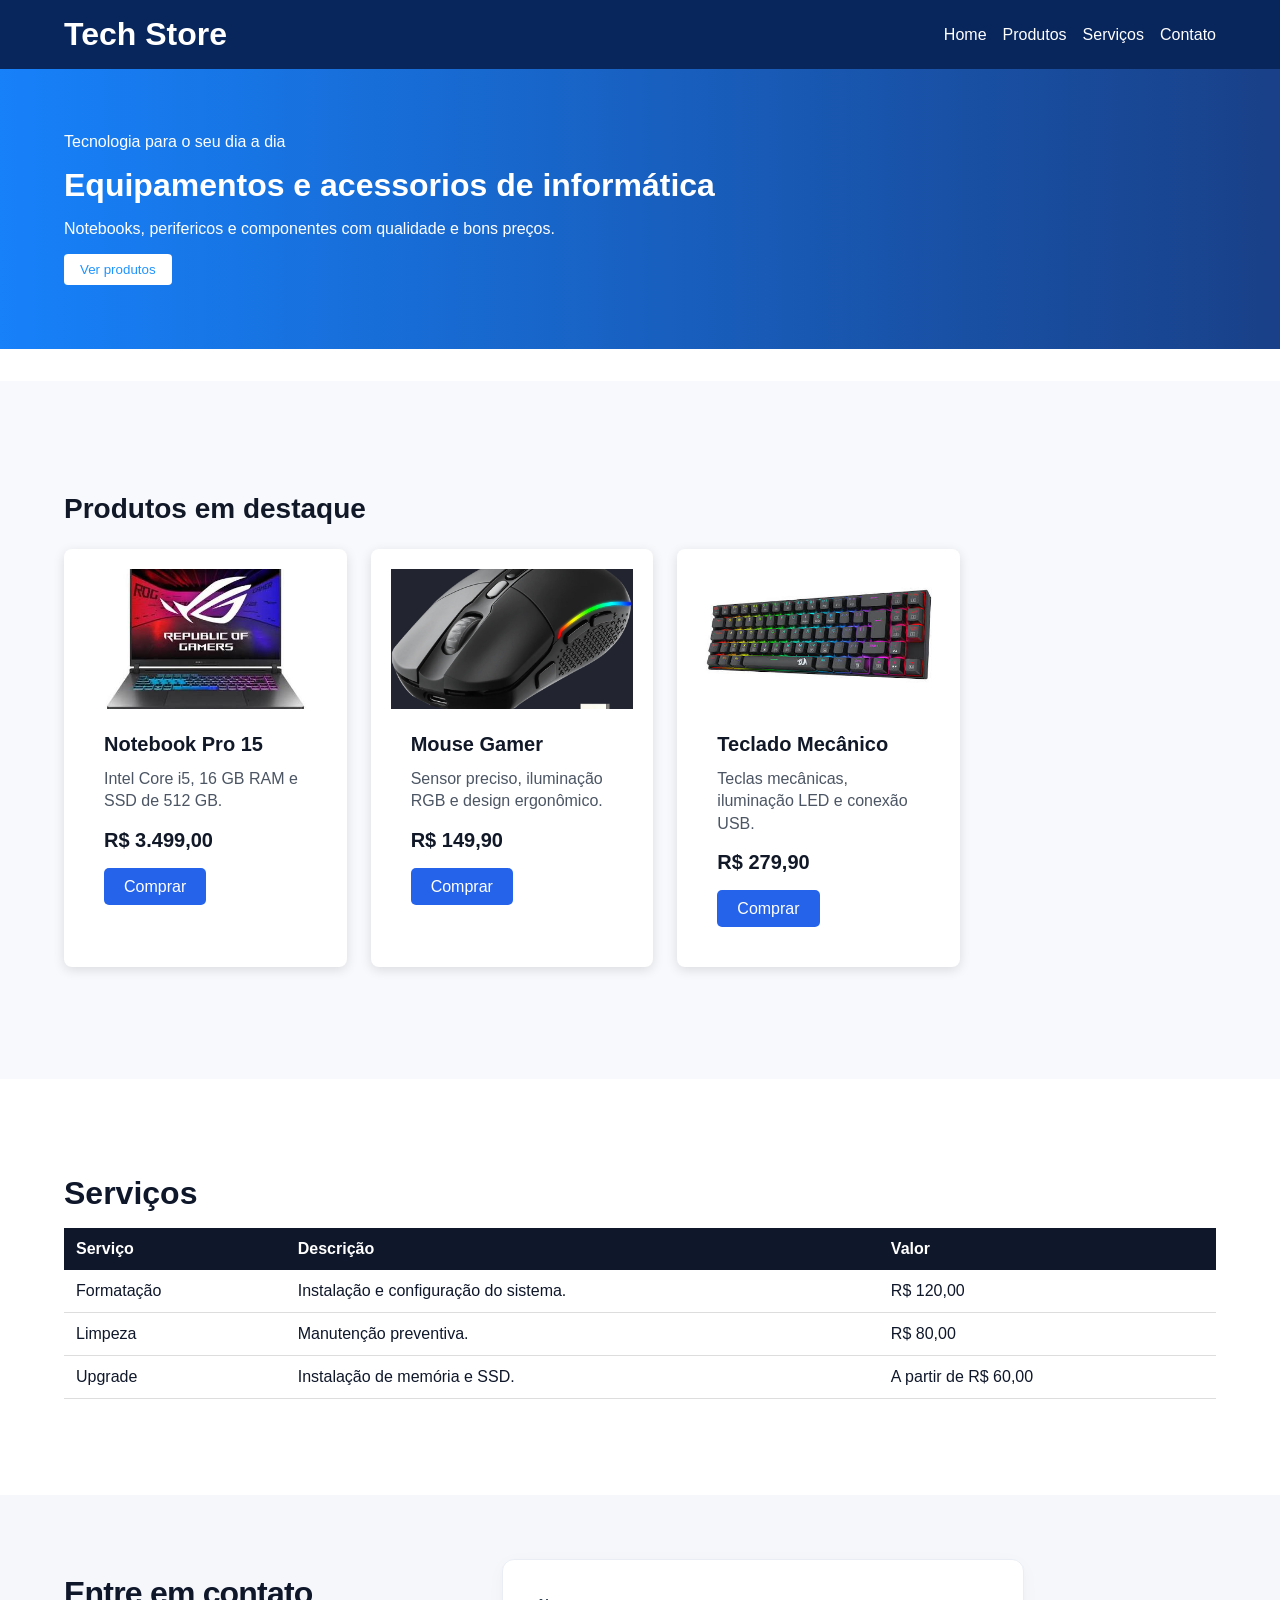
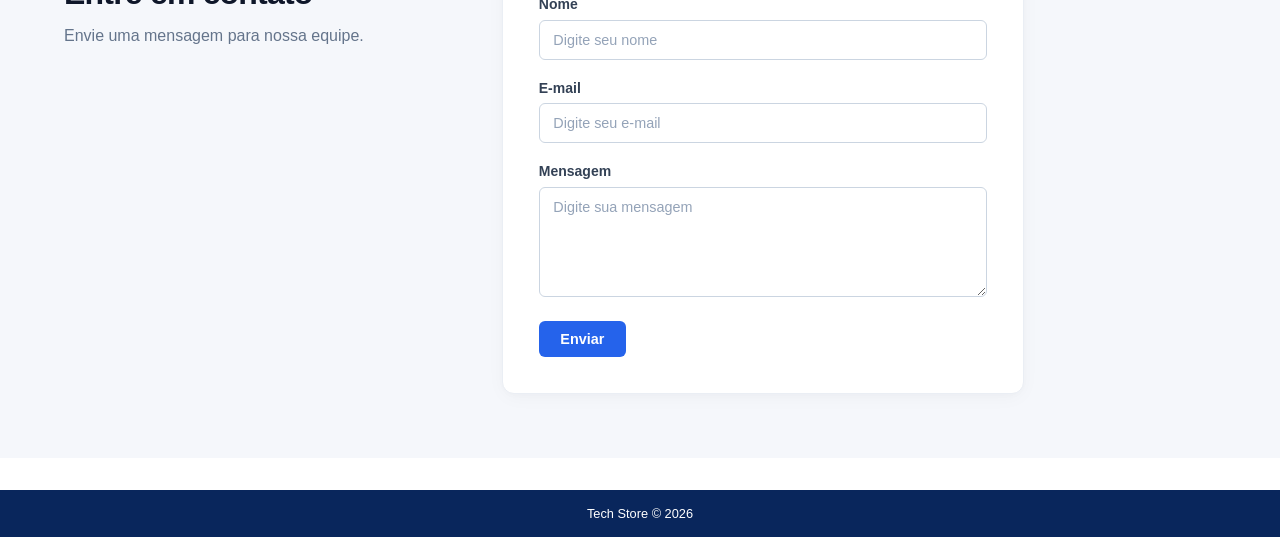
<file: index.html>
<!doctype html>
<html lang="PT-BR">
  <head>
    <meta charset="UTF-8" />
    <meta name="viewport" content="width=device-width, initial-scale=1.0" />
    <title>Tech Store</title>
    <link rel="stylesheet" href="style.css" />
  </head>

  <body>
    <header>
      <h1>Tech Store</h1>
      <nav>
        <ul>
          <li><a href="#">Home</a></li>
          <li><a href="#">Produtos</a></li>
          <li><a href="#">Serviços</a></li>
          <li><a href="#">Contato</a></li>
        </ul>
      </nav>
    </header>

    <main>
      <section class="equipamentos-tecnologia">
        <p>Tecnologia para o seu dia a dia</p>
        <h2>Equipamentos e acessorios de informática</h2>
        <p>Notebooks, perifericos e componentes com qualidade e bons preços.</p>
        <button>Ver produtos</button>
      </section>

      <section class="produtos-destaque">
        <div class="container">
          <h2>Produtos em destaque</h2>

          <div class="produtos-grid">
            <div class="produto-card">
              <img src="img/notebook-gamer.jpeg" alt="Notebook Pro 15" />

              <div class="produto-info">
                <h3>Notebook Pro 15</h3>
                <p>Intel Core i5, 16 GB RAM e SSD de 512 GB.</p>

                <span class="preco">R$ 3.499,00</span>

                <button>Comprar</button>
              </div>
            </div>

            <div class="produto-card">
              <img src="/img/mouse-gamer.jpg" alt="Mouse Gamer" />

              <div class="produto-info">
                <h3>Mouse Gamer</h3>
                <p>Sensor preciso, iluminação RGB e design ergonômico.</p>

                <span class="preco">R$ 149,90</span>

                <button>Comprar</button>
              </div>
            </div>

            <div class="produto-card">
              <img src="img/teclado-gamer.jpeg" alt="Teclado Mecânico" />

              <div class="produto-info">
                <h3>Teclado Mecânico</h3>
                <p>Teclas mecânicas, iluminação LED e conexão USB.</p>

                <span class="preco">R$ 279,90</span>

                <button>Comprar</button>
              </div>
            </div>
          </div>
        </div>
      </section>

      <section id="servicos">
        <h2 class="titulo-servicos">Serviços</h2>

        <table class="tabela-servicos">
          <thead>
            <tr>
              <th>Serviço</th>
              <th>Descrição</th>
              <th>Valor</th>
            </tr>
          </thead>
          <tbody>
            <tr>
              <td>Formatação</td>
              <td>Instalação e configuração do sistema.</td>
              <td>R$ 120,00</td>
            </tr>
            <tr>
              <td>Limpeza</td>
              <td>Manutenção preventiva.</td>
              <td>R$ 80,00</td>
            </tr>
            <tr>
              <td>Upgrade</td>
              <td>Instalação de memória e SSD.</td>
              <td>A partir de R$ 60,00</td>
            </tr>
          </tbody>
        </table>
      </section>

      <section id="contato">
        <div class="contact-wrapper">
          <div class="contact-header">
            <h1>Entre em contato</h1>
            <p>Envie uma mensagem para nossa equipe.</p>
          </div>

          <div class="contact-card">
            <form
              class="contact-form"
              action="#"
              method="POST"
              onsubmit="event.preventDefault()"
            >
              <div class="form-group">
                <label for="nome">Nome</label>
                <input
                  type="text"
                  id="nome"
                  name="nome"
                  placeholder="Digite seu nome"
                  required
                />
              </div>

              <div class="form-group">
                <label for="email">E-mail</label>
                <input
                  type="email"
                  id="email"
                  name="email"
                  placeholder="Digite seu e-mail"
                  required
                />
              </div>

              <div class="form-group">
                <label for="mensagem">Mensagem</label>
                <textarea
                  id="mensagem"
                  name="mensagem"
                  placeholder="Digite sua mensagem"
                  required
                ></textarea>
              </div>

              <button type="submit" class="submit-button">Enviar</button>
            </form>
          </div>
        </div>
      </section>
    </main>

    <footer>
      <p>Tech Store &copy; 2026</p>
    </footer>
  </body>
</html>
</file>
<file: style.css>
* {
  margin: 0;
  padding: 0;
  box-sizing: border-box;
  font-family: Arial, sans-serif;
}

header {
  display: flex;
  justify-content: space-between;
  align-items: center;
  padding: 1rem 4rem;
  background-color: #09265c;
  color: #fff;
}

header h1 {
  font-size: 2rem;
}

header nav ul {
  display: flex;
  gap: 1rem;
  list-style: none;
}

header nav a {
  color: #fff;
  text-decoration: none;
}

header nav a:hover {
  text-decoration: underline;
}

.equipamentos-tecnologia {
  padding: 4rem;
  background-image: linear-gradient(to right, #1781fa, #194088);
  color: #fff;
}

.produtos-destaque {
  background: #f8f9fc;
  padding: 3rem 0;
}

.container {
  width: 90%;
  max-width: 80%;
  padding: 4rem;
}

.produtos-destaque h2 {
  color: #111827;
  font-size: 1.75rem;
  margin-bottom: 1.5rem;
}

.produtos-grid {
  display: grid;
  grid-template-columns: repeat(3, 1fr);
  gap: 1.5rem;
}

.produto-card {
  background: white;
  border-radius: 8px;
  padding: 1.25rem;
  overflow: hidden;
  box-shadow: 0 3px 12px rgba(0, 0, 0, 0.12);
  transition: transform 0.2s ease;
}

.produto-card:hover {
  transform: translateY(-5px);
}

.produto-card img {
  width: 100%;
  height: 140px;
  object-fit: cover;
}

.produto-info {
  padding: 1.25rem;
}

.produto-info h3 {
  color: #111827;
  font-size: 1.25rem;
  margin-bottom: 0.75rem;
}

.produto-info p {
  color: #4b5563;
  font-size: 1rem;
  line-height: 1.4;
  min-height: 45px;
  margin-bottom: 1rem;
}

.preco {
  display: block;
  color: #111827;
  font-size: 1.25rem;
  font-weight: bold;
  margin-bottom: 1rem;
}

.produto-info button {
  background: #2563eb;
  color: white;
  border: none;
  padding: 0.6rem 1.25rem;
  border-radius: 5px;
  cursor: pointer;
  font-size: 1rem;
}

.produto-info button:hover {
  background: #1d4ed8;
}

section {
  margin-bottom: 2rem;
}

section h2 {
  font-size: 2rem;
  margin-bottom: 1rem;
}

section p {
  font-size: 1rem;
  margin-bottom: 1rem;
}

section button {
  padding: 0.5rem 1rem;
  background-color: #ffff;
  color: #1f93ff;
  border: none;
  cursor: pointer;
  border-radius: 4px;
}

footer {
  padding: 1rem;
  background-color: #09265c;
  color: #fff;
  text-align: center;
}

footer p {
  font-size: 0.8rem;
}

#servicos {
  padding: 4rem;
  color: #0f172a;
}

.titulo-servicos {
  color: #0f172a;
  margin-bottom: 1rem;
}

.tabela-servicos {
  width: 100%;
  border-collapse: collapse;
}

.tabela-servicos th {
  background-color: #0f172a;
  color: #fff;
  padding: 12px;
  text-align: left;
}

.tabela-servicos td {
  padding: 12px;
  border-bottom: 1px solid #ddd;
}

#contato {
  padding: 4rem;
  background-color: #f5f7fb;
  color: #1e293b;
}

#contato .contact-wrapper {
  display: flex;
  flex-direction: row;
  justify-content: space-between;
  align-items: flex-start;
  width: 100%;
  max-width: 960px;
  gap: 3rem;
}

#contato .contact-header {
  flex: 1;
  padding-top: 1rem;
}

#contato .contact-header h1 {
  font-size: 2rem;
  font-weight: 700;
  color: #0f172a;
  margin: 0 0 0.75rem 0;
  letter-spacing: -0.025em;
}

#contato .contact-header p {
  font-size: 1rem;
  color: #64748b;
  line-height: 1.5;
  margin: 0;
}

#contato .contact-card {
  flex: 1.15;
  width: 100%;
  background-color: #ffffff;
  padding: 2.25rem;
  border-radius: 12px;
  border: 1px solid #eaeef4;
  box-shadow:
    0 4px 20px -2px rgba(15, 23, 42, 0.04),
    0 2px 6px -1px rgba(15, 23, 42, 0.02);
}

#contato .contact-form {
  display: flex;
  flex-direction: column;
  gap: 1.25rem;
}

#contato .form-group {
  display: flex;
  flex-direction: column;
  gap: 0.45rem;
}

#contato .form-group label {
  font-size: 0.875rem;
  font-weight: 600;
  color: #334155;
}

#contato .form-group input,
#contato .form-group textarea {
  width: 100%;
  padding: 0.7rem 0.85rem;
  border: 1px solid #cbd5e1;
  border-radius: 6px;
  font-size: 0.9rem;
  color: #0f172a;
  background-color: #ffffff;
  outline: none;
  transition:
    border-color 0.15s ease,
    box-shadow 0.15s ease;
}

#contato .form-group input::placeholder,
#contato .form-group textarea::placeholder {
  color: #94a3b8;
}

#contato .form-group input:focus,
#contato .form-group textarea:focus {
  border-color: #2563eb;
  box-shadow: 0 0 0 3px rgba(37, 99, 235, 0.12);
}

#contato .form-group textarea {
  resize: vertical;
  min-height: 110px;
}

#contato .submit-button {
  align-self: flex-start;
  background-color: #2563eb;
  color: #ffffff;
  font-size: 0.9rem;
  font-weight: 600;
  padding: 0.65rem 1.35rem;
  border: none;
  border-radius: 6px;
  cursor: pointer;
  transition:
    background-color 0.15s ease,
    transform 0.1s ease;
  margin-top: 0.25rem;
}

#contato .submit-button:hover {
  background-color: #1d4ed8;
}

#contato .submit-button:active {
  transform: scale(0.98);
}
</file>
